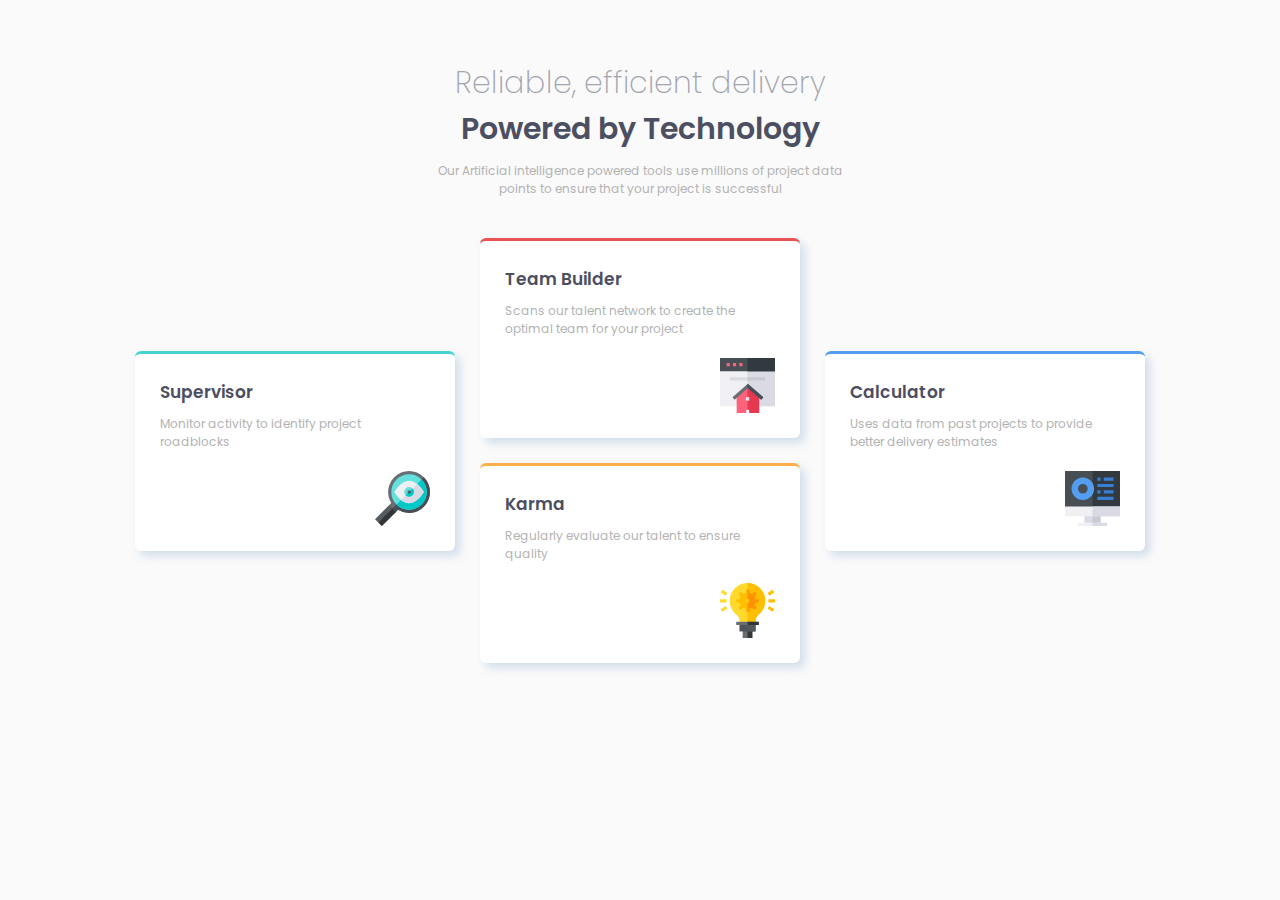
<file: four-cards/index.html>
<!DOCTYPE html>
<html lang="en">
<head>
    <meta charset="UTF-8">
    <meta name="viewport" content="width=device-width, initial-scale=1.0">
    <meta http-equiv="X-UA-Compatible" content="ie=edge">
    <title>Document</title>
    <link rel="stylesheet" href="Four-card-feature.css">
    <link href="https://fonts.googleapis.com/css?family=Poppins:200,400,600&display=swap" rel="stylesheet">

</head>
<body>
   
    <div class="container">
        <H2>
            Reliable, efficient delivery
        </H2>
        <H1>
            Powered by Technology
        </H1>
        <p>
            Our Artificial intelligence powered tools use millions of project data <br>
            points to ensure that your project is successful
        </p>
        <div class="boxes">
            <div class="supervisor">
                <h3>
                    Supervisor
                </h3>
                <p>
                    Monitor activity to identify project <br>
                    roadblocks
                </p>
                <img src="./icon-supervisor.svg" alt="">
                
            </div>
            <div class="middle-boxes">
                <div class="team-builder">
                    <h3>
                        Team Builder
                    </h3>
                    <p>
                        Scans our talent network to create the <br> optimal team for your project
                    </p>
                    <img src="icon-team-builder.svg" alt="">
                   </div>
                <div class="karma">
                    <h3>
                        Karma
                    </h3>
                    <p>
                        Regularly evaluate our talent to ensure <br> quality
                    </p>
                    <img src="icon-karma.svg" alt="">
                   </div>
            </div>
            <div class="calculator">
                <h3>
                    Calculator
                </h3>
                <p>
                    Uses data from past projects to provide <br> better delivery estimates
                </p>
                <img src="icon-calculator.svg" alt="">
               </div>
        </div>
</div>

</body>
</html>
</file>
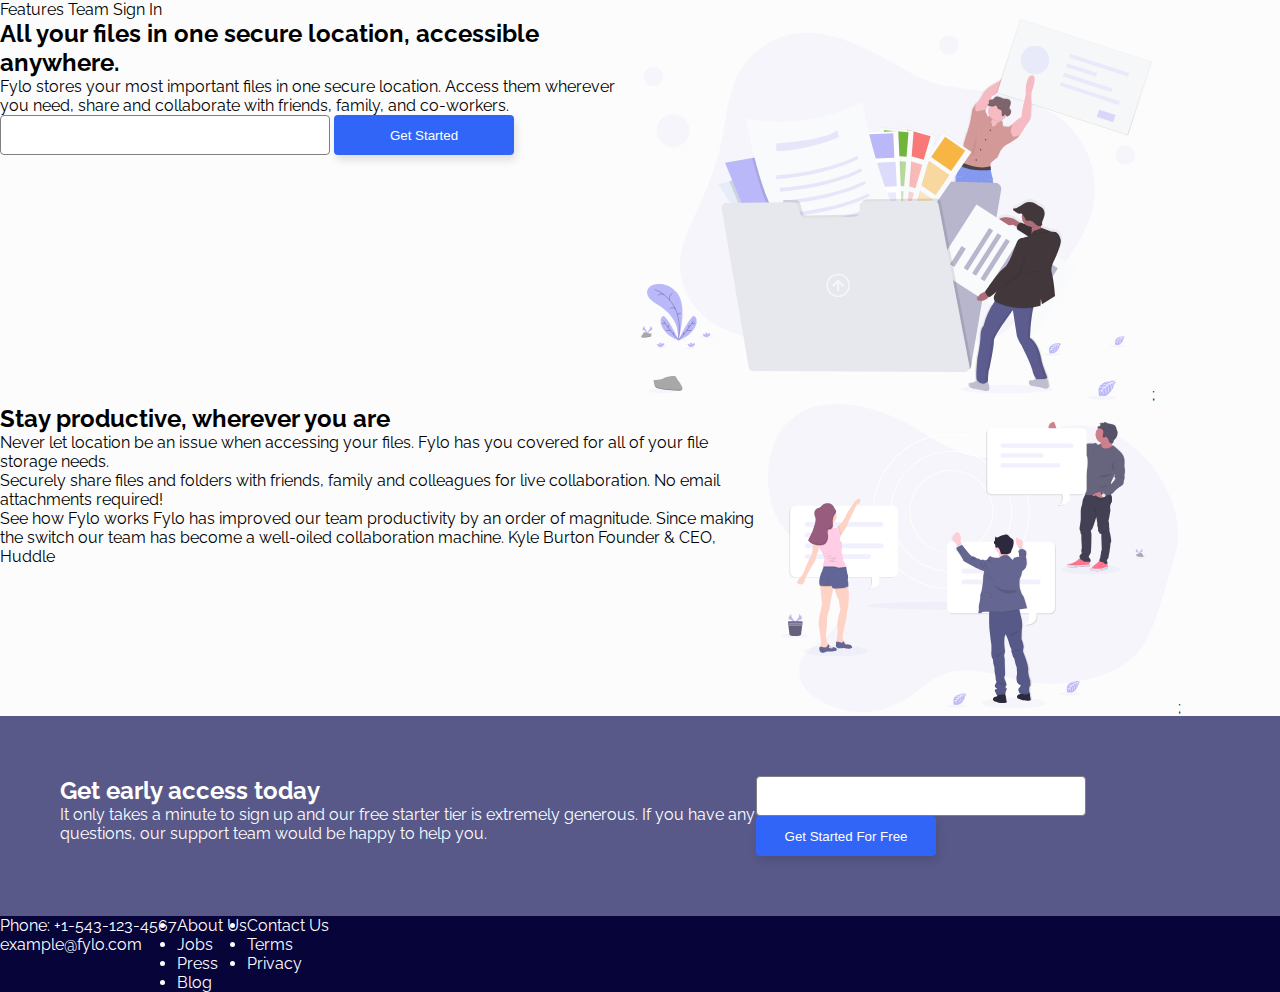
<file: fylo-landing-page-with-two-column-layout-master/index.html>
<!DOCTYPE html>
<html lang="en">
<head>
  <meta charset="UTF-8">
  <meta name="viewport" content="width=device-width, initial-scale=1.0"> <!-- displays site properly based on user's device -->

  <link rel="icon" type="image/png" sizes="32x32" href="./images/favicon-32x32.png">
  <link rel="stylesheet" type="text/css" href="Style.css">
  <link href="https://fonts.googleapis.com/css?family=Raleway:400,700&display=swap" rel="stylesheet">
  <title>Frontend Mentor | Fylo landing page with two column layout</title>

  <!-- Feel free to remove these styles or customise in your own stylesheet 👍 -->
  <style>
    .attribution { font-size: 11px; text-align: center; }
    .attribution a { color: hsl(228, 45%, 44%); }
  </style>
</head>
<body>
  <header>
    Features
    Team
    Sign In
  </header>
  <div class="first-Row">
    <div firstColl-1>
      <h2>
        All your files in one secure location, accessible anywhere.
      </h2>
      <p>
        Fylo stores your most important files in one secure location. 
        Access them wherever you need, share and collaborate with friends, 
        family, and co-workers.
      </p>
      <input type="text" name="Enter your email">
      <button>
        Get Started
      </button>
    </div>
    <div secondColl-1>
        <img src="/fylo-landing-page-with-two-column-layout-master/images/illustration-1.svg">;
    </div>
  </div>
  <div class="second-Row">
    <div class="firstColl-2">
      <h2>
        Stay productive, wherever you are
      </h2>
      <p>
        Never let location be an issue when accessing your files. Fylo has you 
        covered for all of your file storage needs.
      </p>
      <p>
        Securely share files and folders with friends, family and colleagues for 
        live collaboration. No email attachments required!
      </p>
         <div class="feedBack">
        See how Fylo works

        Fylo has improved our team productivity by an order of magnitude. Since 
        making the switch our team has become a well-oiled collaboration machine.
      
        Kyle Burton
        Founder & CEO, Huddle
      </div>
    </div>
    <div class="secondColl-2" >
        <img src="/fylo-landing-page-with-two-column-layout-master/images/illustration-2.svg">;
    </div>
  </div>
  <div class="third-Row">
    <div class="firstColl-3">
        <h2>
          Get early access today
        </h2>
        <p>
          It only takes a minute to sign up and our free starter tier is extremely generous. 
          If you have any questions, our support team would be happy to help you.
        </p>
    </div>
    <div class="secondColl-3">
      <input type="text" name="Email@example.com">
      <button>
        Get Started For Free
      </button>
    </div>
  </div>

  <footer>
    <div class="contactInfo"> 
      <ul>
        <li>
          Phone: +1-543-123-4567
        </li>
        <li>
          example@fylo.com
        </li>
      </ul>
    </div>
    <div class="aboutSection">
      <ul>
        <li>
          About Us
        </li>
        <li>
          Jobs
        </li>
        <li>
          Press
        </li>
        <li>
          Blog
        </li>
      </ul>
    </div>
    <div class="contactSection">
      <ul>
        <li>
          Contact Us
        </li>
        <li>
          Terms
        </li>
        <li>
          Privacy
        </li>
      </ul>
    </div>
    <div class="socialIcons">
      
    </div>
  </footer>
</body>
</html>
</file>
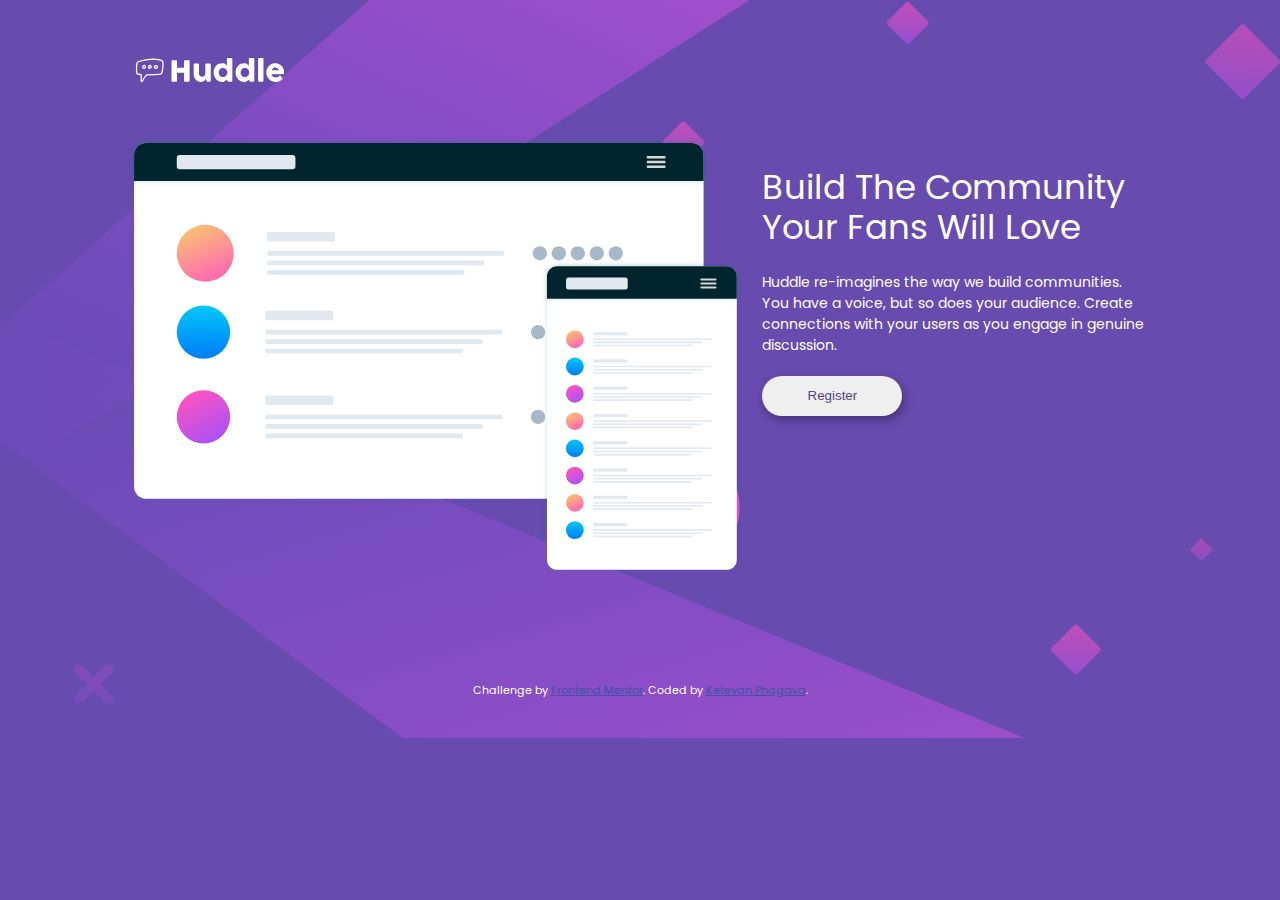
<file: huddle-landing-page-with-single-introductory-section-master/index.html>
<!DOCTYPE html>
<html lang="en">
<head>
  <meta charset="UTF-8">
  <meta name="viewport" content="width=device-width, initial-scale=1.0"> <!-- displays site properly based on user's device -->

  <link rel="icon" type="image/png" sizes="32x32" href="./images/favicon-32x32.png">
  
  <title>Frontend Mentor | Huddle landing page with single introductory section</title>

  <!-- Feel free to remove these styles or customise in your own stylesheet 👍 -->
  <style>
    .attribution { font-size: 11px; text-align: center; }
    .attribution a { color: hsl(228, 45%, 44%); }
  </style>
  <link rel="stylesheet" type="text/css" href="Style.css"> 
  <link href="https://fonts.googleapis.com/css?family=Poppins:400,700&display=swap" rel="stylesheet">
</head>
<header>
    <div class="logo">
      <img src="./images/logo.svg" alt="">
    </div>
</header>
<body>
  <div class="col-1-2">
    <div class="img">
      <img src="illustration-mockups.svg" alt="">
    </div>
    <div class="col-2">
      <h1>
        Build The Community Your Fans Will Love
      </h1>
      <p>
        Huddle re-imagines the way we build communities. You have a voice, but so does your audience. 
      Create connections with your users as you engage in genuine discussion. 
      </p>
    <button>
      Register
    </button>
  
    </div>
  </div>
  

  <footer>
    <p class="attribution">
      Challenge by <a href="https://www.frontendmentor.io?ref=challenge" target="_blank">Frontend Mentor</a>. 
      Coded by <a href="#">Ketevan Phagava</a>.
    </p>
  </footer>
</body>
</html>
</file>
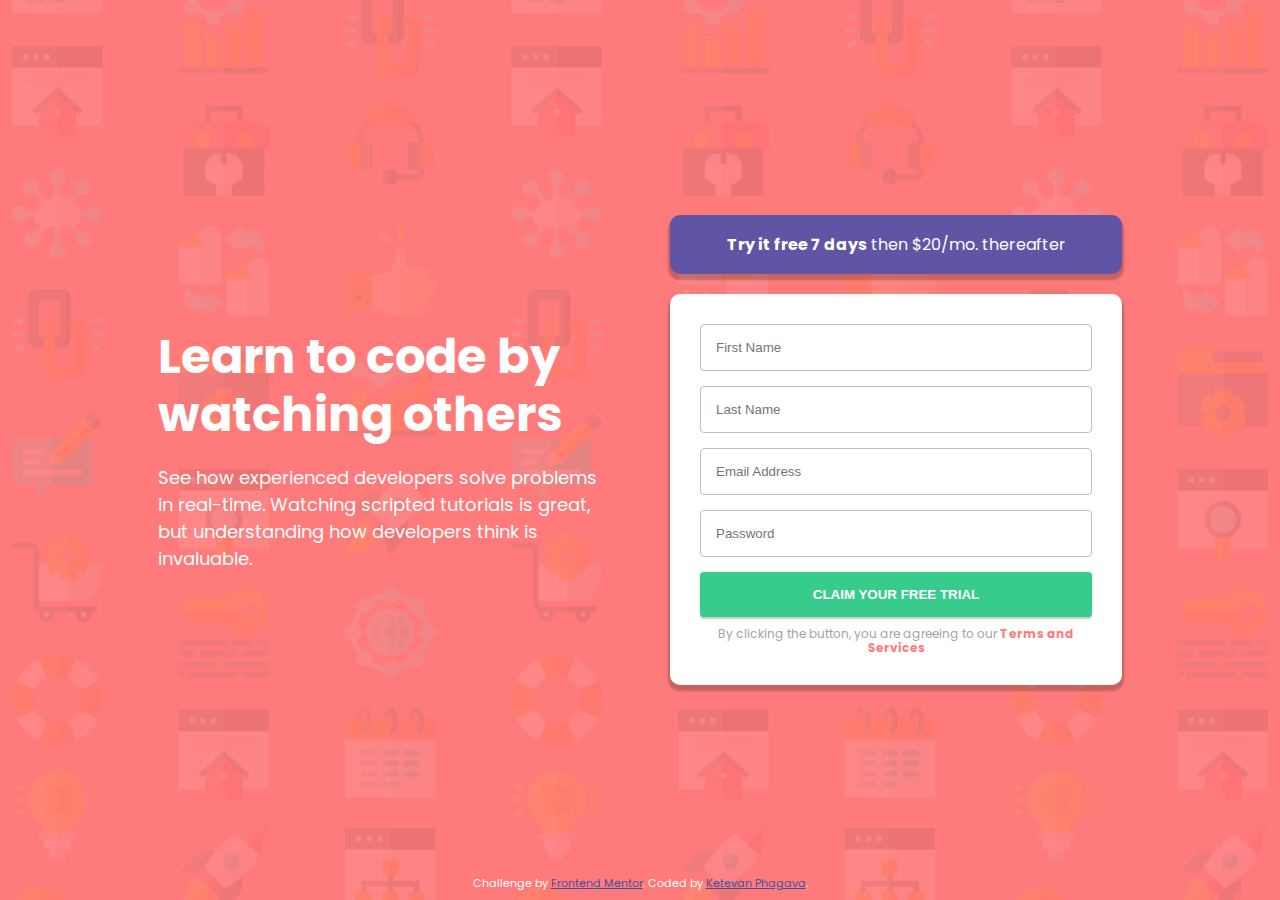
<file: intro-component-with-signup-form-master/index.html>
<!DOCTYPE html>
<html lang="en">

<head>
  <meta charset="UTF-8">
  <meta name="viewport" content="width=device-width, initial-scale=1.0">
  <!-- displays site properly based on user's device -->

  <link rel="icon" type="image/png" sizes="32x32" href="./images/favicon-32x32.png">
  <title>Frontend Mentor | Intro component with sign up form</title>

  <link href="https://fonts.googleapis.com/css?family=Poppins:400,700&display=swap" rel="stylesheet">
  <link rel="stylesheet" href="style.css">

  <!-- Feel free to remove these styles or customise in your own stylesheet 👍 -->
  <style>
    .attribution {
      font-size: 11px;
      text-align: center;
    }

    .attribution a {
      color: hsl(228, 45%, 44%);
    }
  </style>
</head>

<body>
  <div class="container">
    <div class="col">
      <h1 class="header-text-main">
        Learn to code by watching others
      </h1>
      <p class="text">
        See how experienced developers solve problems in real-time. Watching scripted tutorials is great,
        but understanding how developers think is invaluable.
      </p>
    </div>
    <div class="col">
      <div class="blue-Component box-style">
        <p>
          <strong>Try it free 7 days</strong> then $20/mo. thereafter
        </p>
      </div>
      <form class="Claim-free-trial box-style">
        <input type="text" name="firstName" id="Fname" placeholder="First Name">
        <input type="text" name="lastName" id="Lname" placeholder="Last Name">
        <input type="text" name="eAddress" id="Eadd" placeholder="Email Address">
        <input type="password" name="Password" id="password" placeholder="Password">
        <button>
          CLAIM YOUR FREE TRIAL
        </button>
        <p class="terms-text">
          By clicking the button, you are agreeing to our <span>Terms and Services</span>
        </p>
      </form>
    </div>

    <footer>
      <p class=" attribution">
        Challenge by <a href="https://www.frontendmentor.io?ref=challenge" target="_blank">Frontend Mentor</a>.
        Coded by <a href="#">Ketevan Phagava</a>.
      </p>
    </footer>
  </div>
</body>

</html>
</file>
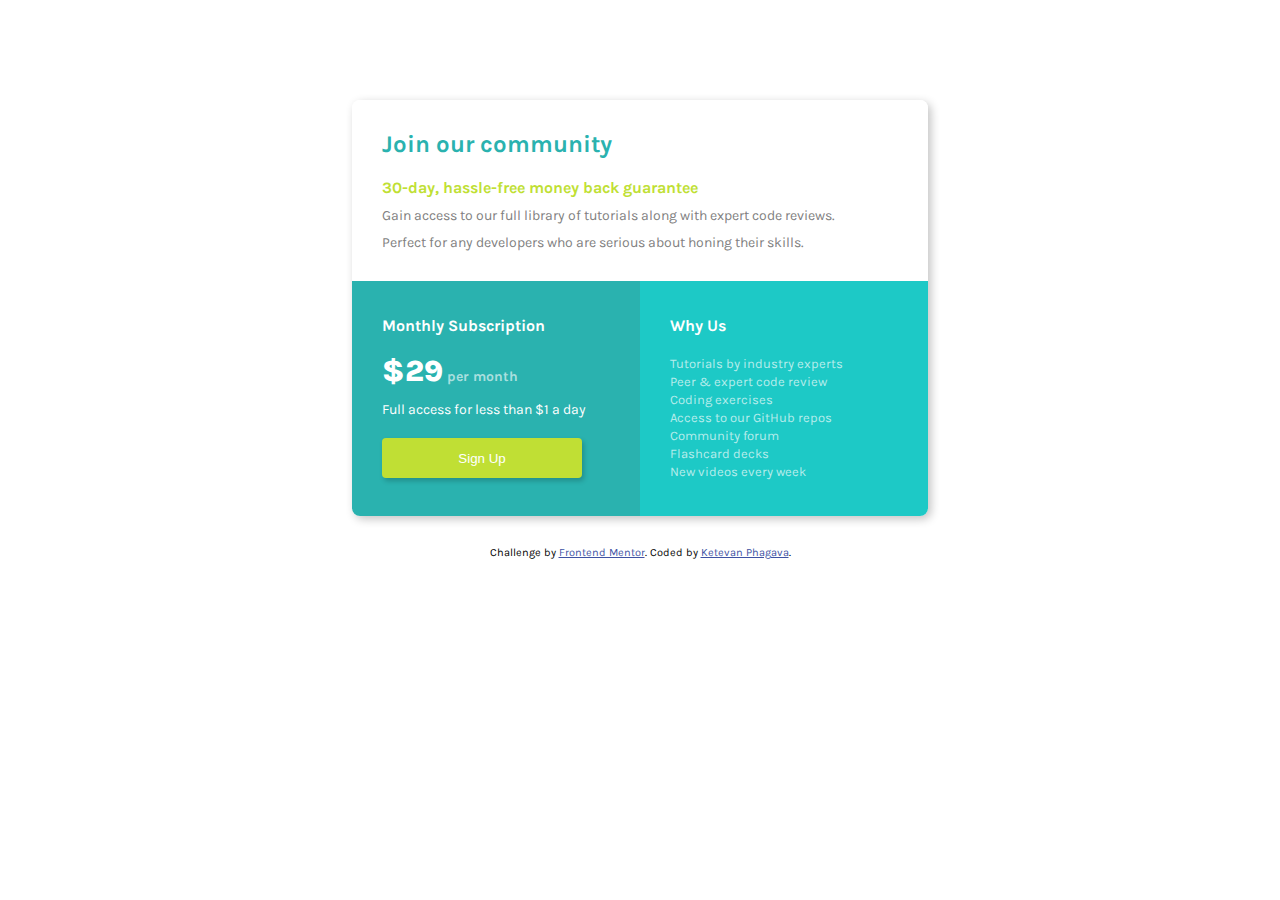
<file: single-price-grid-component-master/index.html>
<!DOCTYPE html>
<html lang="en">
<head>
  <meta charset="UTF-8">
  <meta name="viewport" content="width=device-width, initial-scale=1.0"> <!-- displays site properly based on user's device -->

  <link rel="icon" type="image/png" sizes="32x32" href="./images/favicon-32x32.png">
  
  <title>Frontend Mentor | Single Price Grid Component</title>

  <!-- Feel free to remove these styles or customise in your own stylesheet 👍 -->
  <style>
    .attribution { font-size: 11px; text-align: center; }
    .attribution a { color: hsl(228, 45%, 44%); }
  </style>
<link href="https://fonts.googleapis.com/css?family=Karla:400,700&display=swap" rel="stylesheet">
  <link rel="stylesheet" type="text/css" href="Style.css">
</head>
<body>
  <div class="all-cont">
        <div class="cont-1">
          <h2>
            Join our community
          </h2>
          <h3>
            30-day, hassle-free money back guarantee
          </h3>
          <p>
            Gain access to our full library of tutorials along with expert code reviews.
          </p> 
          <p>
            Perfect for any developers who are serious about honing their skills.
          </p> 
          
        </div>
    <div class="cont-2-3">
        <div class="cont-2">
          <h3>
            Monthly Subscription
          </h3>
          <h4>
            <strong>&dollar;29</strong> per month
          </h4>
          <p>
            Full access for less than &dollar;1 a day
          </p>
          <button>
            Sign Up
          </button>
        </div>
        <div class="cont-3">
          <h3>
            Why Us
          </h3>
          <ul>
            <li>
              Tutorials by industry experts
            </li>
            <li>
              Peer &amp; expert code review
            </li>
            <li>
              Coding exercises
            </li>
            <li>
              Access to our GitHub repos
            </li>
            <li>
              Community forum
            </li>
            <li>
              Flashcard decks
            </li>
            <li>
              New videos every week
            </li>
          </ul>
          </div>
      </div>
   </div>   
 
    
    
  <footer>
    <p class="attribution">
      Challenge by <a href="https://www.frontendmentor.io?ref=challenge" target="_blank">Frontend Mentor</a>. 
      Coded by <a href="#">Ketevan Phagava</a>.
    </p>
  </footer>
</body>
</html>
</file>
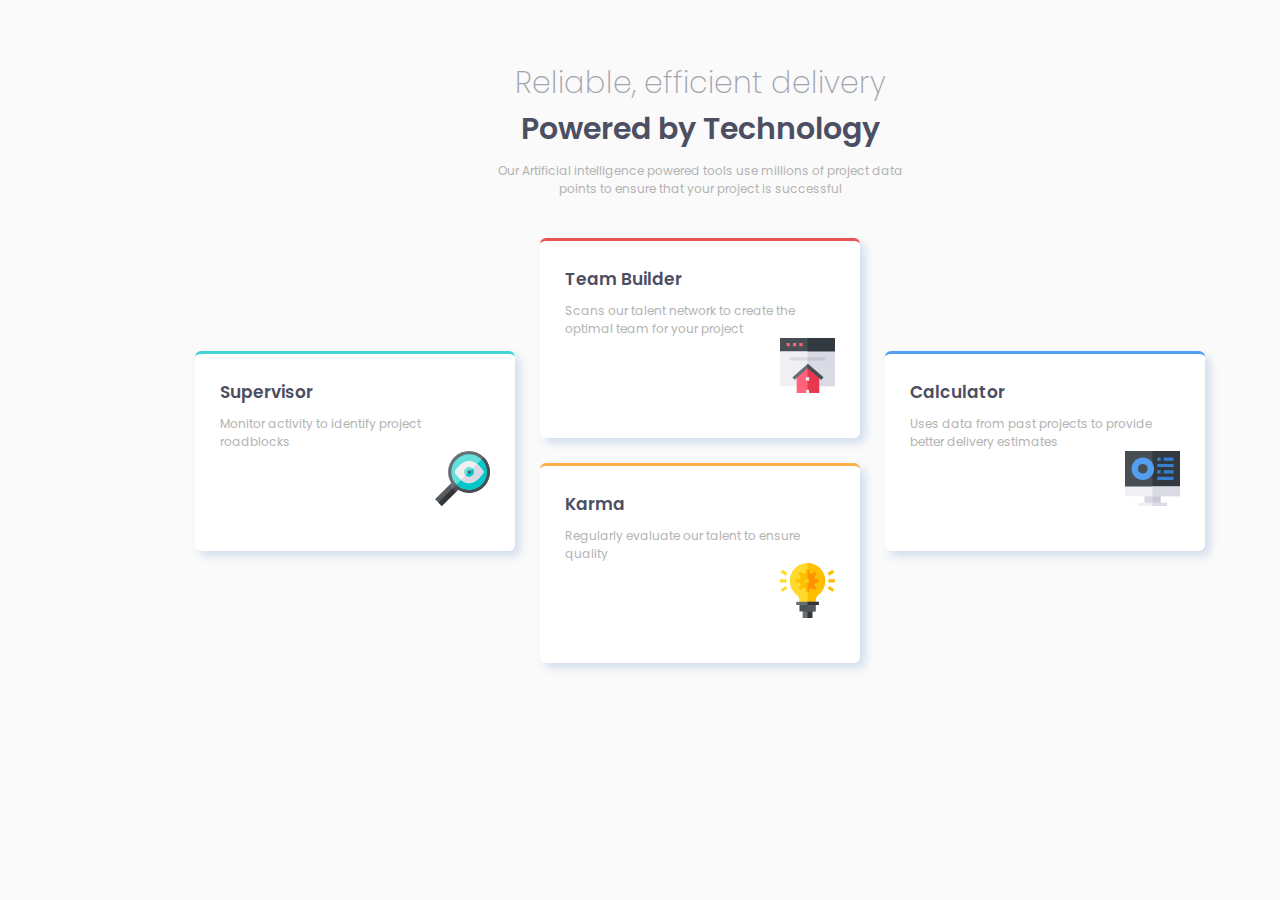
<file: Four-card-feature.html>
<!DOCTYPE html>
<html lang="en">
<head>
    <meta charset="UTF-8">
    <meta name="viewport" content="width=device-width, initial-scale=1.0">
    <meta http-equiv="X-UA-Compatible" content="ie=edge">
    <title>Document</title>
    <link rel="stylesheet" href="Four-card-feature.css">
    <link href="https://fonts.googleapis.com/css?family=Poppins:200,400,600&display=swap" rel="stylesheet">

</head>
<body>
   
    <div class="container">
        <H2>
            Reliable, efficient delivery
        </H2>
        <H1>
            Powered by Technology
        </H1>
        <p>
            Our Artificial intelligence powered tools use millions of project data <br>
            points to ensure that your project is successful
        </p>
        <div class="boxes">
            <div class="supervisor">
                <h3>
                    Supervisor
                </h3>
                <p>
                    Monitor activity to identify project <br>
                    roadblocks
                </p>
                <img src="./icon-supervisor.svg" alt="">
                
            </div>
            <div class="middle-boxes">
                <div class="team-builder">
                    <h3>
                        Team Builder
                    </h3>
                    <p>
                        Scans our talent network to create the <br> optimal team for your project
                    </p>
                    <img src="icon-team-builder.svg" alt="">
                   </div>
                <div class="karma">
                    <h3>
                        Karma
                    </h3>
                    <p>
                        Regularly evaluate our talent to ensure <br> quality
                    </p>
                    <img src="/icon-karma.svg" alt="">
                   </div>
            </div>
            <div class="calculator">
                <h3>
                    Calculator
                </h3>
                <p>

                    Uses data from past projects to provide <br> better delivery estimates
                </p>
                <img src="icon-calculator.svg" alt="">
               </div>
        </div>
</div>

</body>
</html>
</file>
<file: four-cards/Four-card-feature.css>
*{
    margin: 0;
    padding: 0;
    box-sizing: border-box;
}
body{
    background-color: hsl(0, 0%, 98%);
    font-family: 'Poppins', sans-serif;
}
h3{
    font-weight: 600;
    font-size: 17px;
    color:hsl(234, 12%, 34%);
}
img{
    position:absolute;
    bottom: 25px;
    right: 25px;
    width: 55px;
}
.boxes p {
    margin-top: 10px;
}
p{
    font-size: 12px;
    font-weight: 400;
    color: rgb(179, 179, 179)
}
h1{
    color:hsl(234, 12%, 34%);
    font-weight: 600;
    font-size: 30px;
    margin-bottom: 10px;
}
.container{
    width: 95%;
    max-width: 1440px;
    height: 600px;
    text-align: center;
    margin: auto;
    margin-top: 60px;
}
h2{
    font-weight: 200;
    font-size: 30px;
    color: hsl(229, 6%, 66%);
}
.boxes{
    display: flex;
    justify-content: center;
    margin: 40px;
    text-align: left;
}

.supervisor{
    width: 320px;
    height: 200px;
    min-width: 320px;
    background-color: white;
    border-radius: 6px;
    box-shadow: 5px 5px 10px 0px  hsla(212, 55%, 45%, 0.2);
    margin-right: 25px;
    align-self: center;
    padding-left: 25px;
    padding-top: 25px;
    border-top: 3px solid hsl(180, 62%, 55%);
    position: relative;
 }

.middle-boxes{
    margin-right: 25px;
    display: flex;
    flex-direction: column; 
}
.team-builder{
    width: 320px;
    height: 200px;
    background-color:  white;
    border-radius: 6px;
    box-shadow: 5px 5px 10px 0px  hsla(212, 55%, 45%, 0.2);
    margin-bottom:25px ;
    padding-left: 25px;
    padding-top: 25px;
    border-top: 3px solid hsl(0, 78%, 62%);
    position: relative;
}
.karma{
    width: 320px;
    height: 200px;
    background-color:  white;
    border-radius: 6px;
    box-shadow: 5px 5px 10px 0px  hsla(212, 55%, 45%, 0.2);
    padding-left: 25px;
    padding-top: 25px;
    border-top: 3px solid hsl(34, 97%, 64%);
    position: relative;
}

.calculator{
    width: 320px;
    min-width: 320px;
    height: 200px;
    background-color:  white;
    border-radius: 6px;
    box-shadow: 5px 5px 10px 0px  hsla(212, 55%, 45%, 0.2);
    align-self: center;
    padding-left: 25px;
    padding-top: 25px;
    border-top: 3px solid hsl(212, 86%, 64%);
    position: relative;
}

@media (max-width: 1050px){
    .supervisor, .karma, .calculator, .team-builder {
        width: 240px;
        height: 150px;
        min-width: 240px;
        padding-top: 15px;
        padding-left: 15px;

    }
    img{
        width: 30px;
        height: 30px;
        bottom: 15px;
        right: 15px;
    }
}
@media (max-width: 768px){
    .boxes{
        flex-direction: column;
        align-items: center;
    }
    .middle-boxes{
        margin-right: 0;
    }
    .supervisor{
        margin-right: 0;
    }
    .team-builder{
        margin-top: 25px;
    }
    .calculator{
        margin-top: 25px;
    }
}
</file>
<file: fylo-landing-page-with-two-column-layout-master/Style.css>
*{
    margin: 0;
    padding: 0;
    box-sizing: border-box;
}

body{
    background-color: hsl(0, 0%, 99%);
    font-family: 'Raleway', sans-serif;
}
img{
    width: 80%;
}

.first-Row,.second-Row{
    display: flex;
}

.firstColl-1, .firstColl-2, .firstColl-3{
    flex: 60%;
}
.secondColl-1, .secondColl-2, .secondColl-3{
    flex: 40%;
}

input{
    height: 40px;
    width: 330px;
    border-radius: 4px;
    border: 1px solid grey;
}
button{
    height: 40px;
    width: 180px;
    border: none;
    background-color: hsl(224, 93%, 58%);
    color: white;
    border-radius: 4px;
    box-shadow: 2px 5px 8px 0px rgba(0, 0, 0, 0.123);
}

.third-Row{
    display: flex;
    background-color: hsl(238, 22%, 44%);
    color:white;
    padding: 60px;
}
footer{
    display: flex;
    background-color: hsl(243, 87%, 12%);
    color: white;
}
</file>
<file: huddle-landing-page-with-single-introductory-section-master/Style.css>
*{
    margin:0;
    padding: 0;
    box-sizing: border-box;
}
header{
    width:80%;
    margin: auto;
    padding: 50px 0 40px 0;
}
body{
    width: 100%;
    background: url(./images/bg-desktop.svg);
    background-color:hsl(257, 40%, 49%);
    background-size: cover;
    background-repeat: no-repeat;
    background-position: center;
    color: white;
    font-family: 'Poppins', sans-serif;
}
img{
    width: 100%;
}
.logo{
    width:160px;
}
.col-1-2{
    
    display: flex;
    width: 80%;
    margin: auto;
}
.img{
    max-width: 100%;
    width: 60%
}
.col-2{
    width: 40%;
    margin-top: 30px;
    min-width: 365px;
    padding-left: 20px;
}
.col-2 h1{
    font-weight: 400;
    font-size: 34px;
    line-height: 40px;
}
.col-2 p{
    margin-top: 25px;
    font-size: 14px;
}

button{
    margin-top: 20px;
    width: 140px;
    height: 40px;
    border-radius: 100px;
    border: none;
    color: hsl(257, 32%, 39%);
    box-shadow: 2px 4px 10px 0px rgba(0, 0, 0, 0.336);
    cursor: pointer;
}
@media (min-width: 1366){
    header{
        width: 60%;
    }
    .col-1-2{
        width: 60%;
    }
    .col-2{
        margin-top: 50px;
    }
}
@media (max-width: 768px){
    .logo{
        width: 200px;
        margin: auto;
    }
    .col-2 h1{
        font-size: 26px;
    }
    .col-1-2{
        width:100%;
        flex-direction: column;
    }
    .col-2{
        margin: auto;
        text-align: center;
        padding-left:0;
        margin-top: 20px;
    }
    .img{
        width: 80%;
        margin: auto;
    }
    button{
        width: 200px;
    }
    img{
        width:100%;
    }
}
@media (max-width: 375px){
    body{
        background: url(./images/bg-mobile.svg);
        background-color:hsl(257, 40%, 49%) ;
    }
}
footer{
    margin-top: 100px;
}
</file>
<file: intro-component-with-signup-form-master/style.css>
*{
    margin: 0;
    padding: 0;
    box-sizing: border-box;
}
body{
    width: 100%;
    background: url(./images/bg-intro-desktop.png);
    background-color: hsl(0, 100%, 74%);
    background-size: cover;
    background-repeat: repeat;
    background-position: center;
    color: white;
    font-family: 'Poppins', sans-serif;
    line-height: 1.2;
    height: 100%;
}
html{
    height: 100%;
}
.container{
    width: 80%;
    margin: auto;
    position: relative;
    /* padding-top: 100px; */
    display: flex;
    height: 100%;
}
.col{
    flex: 1;
    align-self: center;
    padding: 80px;
}
.text{
    margin-top: 20px;
    font-size: 18px;
    line-height: 1.5;
}
.header-text-main{
    font-size: 48px;
}
input{
    display: block;
    width: 100%;
    padding: 15px;
    margin-bottom: 15px;
    border: solid 1px rgb(190, 190, 190);
    border-radius: 4px;
    
}

input:focus{
    outline: none;
    border:solid 1px black;
    transition: 0.3s;
}
footer{
    position: absolute;
    bottom: 10px;
    left: 50%;
    transform: translateX(-50%);
}
.blue-Component{
    background-color: hsl(248, 32%, 49%);
    text-align: center;
    padding: 20px 0;
}

.Claim-free-trial{
    margin-top: 20px;
   background-color: white;
   padding: 30px;
}
button{
    background-color: hsl(154, 59%, 51%);
    color: white;
    padding: 15px 0;
    font-weight: 700;
    width: 100%;
    border-radius: 4px;
    border: none;
    box-shadow: 0px 2px 2px 0px rgba(0, 0, 0, 0.219);
}
.terms-text{
    color: rgb(163, 163, 163);
    font-size: 12px;
    margin-top: 10px;
    text-align: center;
}
span{
    color: hsl(0, 100%, 74%);
    font-weight: 700;
}
.box-style{
    box-shadow: 0 4px 2px 2px  rgba(27, 27, 27, 0.24);
    border-radius: 10px
}
/* Breakpoinf 1280px */
@media(max-width: 1280px){
    .conteiner{
        width: 90%;
    }
    .col{
        padding: 30px;
    }
}
/* Breakpoint Mobile */
@media(max-width: 750px){
    .container{
        flex-direction: column;
        margin-top: 100px;
    }
    .col{
        padding: 20px;
        text-align: center;
        flex: none;
    }
}
</file>
<file: single-price-grid-component-master/Style.css>
*{
    margin: 0;
    padding: 0;
    box-sizing: border-box;
}
body{
    font-family: 'Karla', sans-serif;
}
.all-cont{
    width:45%;
    margin: auto;
    margin-top: 100px;
    border-radius: 8px;
    box-shadow: 3px 3px 10px 0px rgba(0, 0, 0, 0.24);
}
.cont-1{
    padding: 30px;
    background-color: white;
    border-radius: 8px 8px 0 0  ;
}
.cont-1 h2 {
    color:hsl(179, 62%, 43%);
    font-weight: 700;
    font-size: 24px;
}
.cont-1 h3{
    color: hsl(71, 73%, 54%);
    font-size: 16px;
    margin-top: 20px;
}
.cont-1 p{
    font-size: 14px;
    color: grey;
    font-weight: 400;
    margin-top: 10px;
}
.cont-2-3{
    display: flex;
}
.cont-2{
    flex:1;
    color: white;
    background-color: hsl(179, 62%, 43%);
    padding-left: 30px;
    padding-top: 35px;
    padding-bottom: 35px;
    border-radius: 0 0 0 8px;

}
.cont-2 h4{
    margin-top: 18px;
    font-size: 14px;
    color: rgba(255, 255, 255, 0.61);
}
.cont-2 h3{
    font-size: 16px;
}
.cont-2 p{
    margin-top: 12px;
    font-size: 14px;

}
.cont-3 h3{
    font-size: 16px;
}
strong{
    font-size: 30px;
    color: white;
}

button{
    width: 200px;
    height: 40px;
    border-radius: 4px;
    border: none;
    background-color: hsl(71, 73%, 54%);
    color: white; 
    box-shadow: 2px 3px 5px 0px rgba(0, 0, 0, 0.205);
    margin-top: 20px;
}
.cont-3{
    flex:1;
    color: white;
    background-color: hsl(179, 75%, 45%);
    padding-left: 30px;
    padding-top: 35px;
    padding-bottom: 35px;
    border-radius: 0 0 8px 0;
}
ul{
    margin-top: 20px;
    list-style: none;
    padding: 0;
    font-size: 13px;
    line-height: 18px;
    color: rgba(255, 255, 255, 0.678);
    font-weight: 400;
}
@media (max-width: 1170px){
    .all-cont{
        width: 70%;
        border-radius: 8px;
    }
    .cont-1, .cont-2, .cont-3{
        padding-left: 20px;
    }
}
@media (max-width: 700px){
    .cont-2-3{
        flex-direction: column;
    }
    .cont-2{
        border-radius: 0;
        padding-left:0;
        text-align: center;
    }
    .cont-3{
        border-radius: 0 0 8px 8px;
    }
    

}
footer{
    margin-top: 30px;
}
</file>
<file: Four-card-feature.css>
*{
    margin: 0;
    padding: 0;
    box-sizing: border-box;
}
body{
    background-color: hsl(0, 0%, 98%);
    font-family: 'Poppins', sans-serif;
}
h3{
    font-weight: 600;
    font-size: 17px;
    color:hsl(234, 12%, 34%);
}
img{
    float: right;
    margin-right: 25px;
    width: 55px;
}
.boxes p {
    margin-top: 10px;
}
p{
    font-size: 12px;
    font-weight: 400;
    color: rgb(179, 179, 179)
}
h1{
    color:hsl(234, 12%, 34%);
    font-weight: 600;
    font-size: 30px;
    margin-bottom: 10px;
}
.container{
    width: 1400px;
    height: 600px;
    text-align: center;
    margin: auto;
    margin-top: 60px;
}
h2{
    font-weight: 200;
    font-size: 30px;
    color: hsl(229, 6%, 66%);
}
.boxes{
   
    display: flex;
    justify-content: center;
    margin: 40px;
    text-align: left;
}

.supervisor{
    width: 320px;
    height: 200px;
    background-color: white;
    border-radius: 6px;
    box-shadow: 5px 5px 10px 0px  hsla(212, 55%, 45%, 0.2);
    margin-right: 25px;
    align-self: center;
    padding-left: 25px;
    padding-top: 25px;
    border-top: 3px solid hsl(180, 62%, 55%);
    position: relative;
 }

.middle-boxes{
    margin-right: 25px;
    display: flex;
    flex-direction: column;
}
.team-builder{
    width: 320px;
    height: 200px;
    background-color:  white;
    border-radius: 6px;
    box-shadow: 5px 5px 10px 0px  hsla(212, 55%, 45%, 0.2);
    margin-bottom:25px ;
    padding-left: 25px;
    padding-top: 25px;
    border-top: 3px solid hsl(0, 78%, 62%);
    position: relative;
}
.karma{
    width: 320px;
    height: 200px;
    background-color:  white;
    border-radius: 6px;
    box-shadow: 5px 5px 10px 0px  hsla(212, 55%, 45%, 0.2);
    padding-left: 25px;
    padding-top: 25px;
    border-top: 3px solid hsl(34, 97%, 64%);
    position: relative;
}

.calculator{
    width: 320px;
    height: 200px;
    background-color:  white;
    border-radius: 6px;
    box-shadow: 5px 5px 10px 0px  hsla(212, 55%, 45%, 0.2);
    align-self: center;
    padding-left: 25px;
    padding-top: 25px;
    border-top: 3px solid hsl(212, 86%, 64%);
    position: relative;
}
</file>
